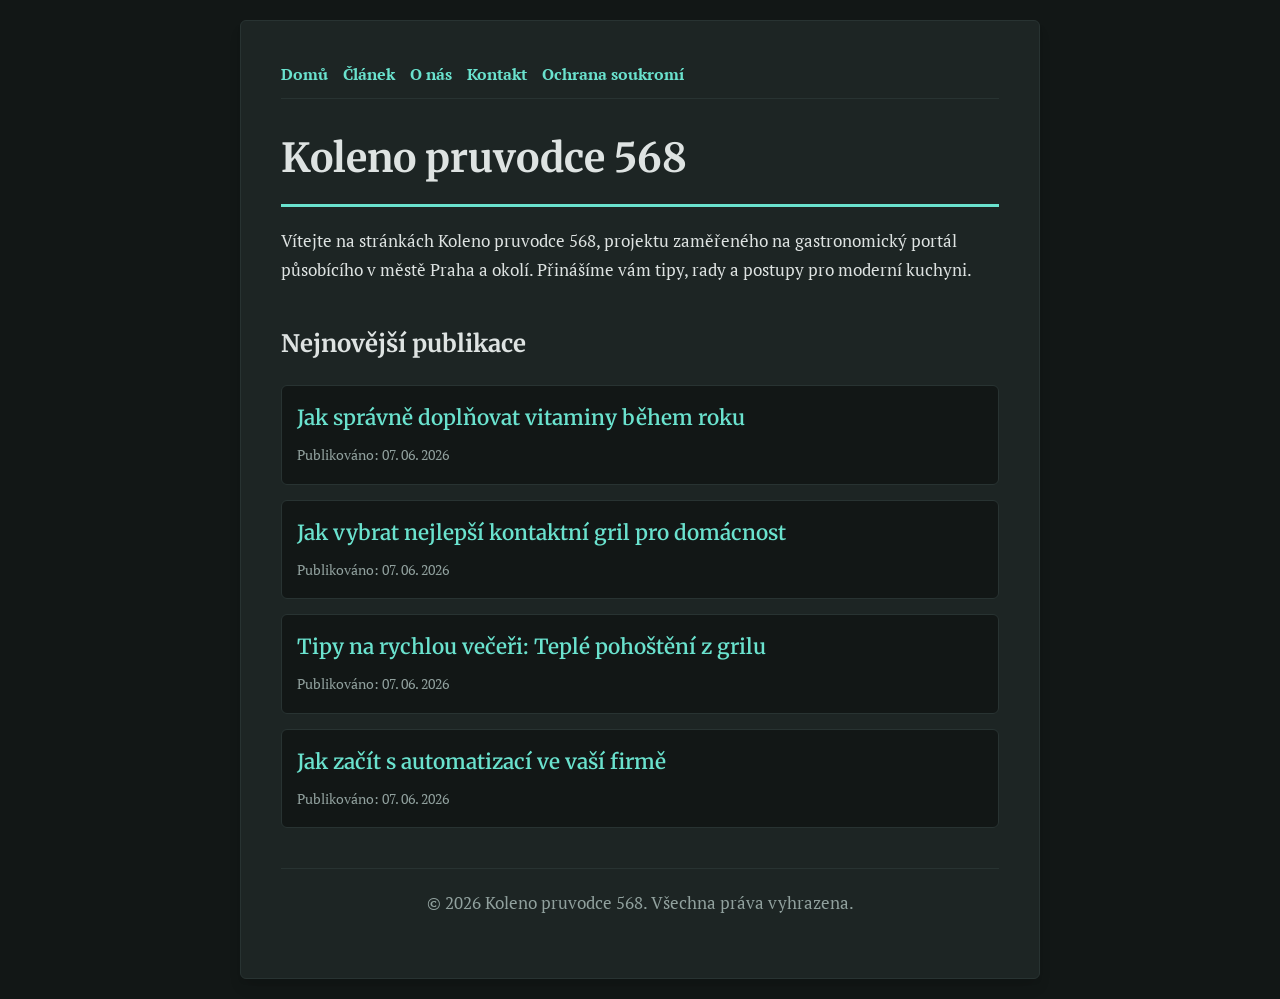
<file: index.html>
<!DOCTYPE html>
<html lang="cs">
<head>
    <meta charset="UTF-8">
    <meta name="viewport" content="width=device-width, initial-scale=1.0">
    <title>Koleno pruvodce 568 | Gastronomický portál - Praha</title>
    <meta name="description" content="Vítejte na stránkách Koleno pruvodce 568, projektu zaměřeného na gastronomický portál působícího v městě Praha a okolí. Přinášíme vám tipy, rady a postupy pro moderní kuchyni.">
    <meta name="geo.region" content="CZ" />
    <meta name="geo.placename" content="Praha" />
    <meta name="geo.position" content="50.0755;14.4378" />
    <meta name="ICBM" content="50.0755, 14.4378" />
    <link rel="stylesheet" href="style.css">
    <script type="application/ld+json">
{
  "@context": "https://schema.org",
  "@type": "LocalBusiness",
  "name": "Koleno pruvodce 568",
  "url": "https://koleno-pruvodce-568.github.io",
  "telephone": "+420 222 555 123",
  "address": {
    "@type": "PostalAddress",
    "addressLocality": "Praha",
    "addressRegion": "Praha",
    "postalCode": "110 00",
    "addressCountry": "CZ"
  },
  "geo": {
    "@type": "GeoCoordinates",
    "latitude": 50.0755,
    "longitude": 14.4378
  }
}
</script>
</head>
<body>
    
        <div class="container" style="max-width: 800px;">
            <nav style="display: flex; gap: 15px; margin-bottom: 25px; border-bottom: 1px solid var(--border-color); padding-bottom: 10px; overflow-x: auto; flex-wrap: wrap;">
            <a href="index.html">Domů</a>
            <a href="jak-spravne-doplnovat-vitaminy-behem-roku.html">Článek</a>
            <a href="about.html">O nás</a>
            <a href="contact.html">Kontakt</a>
            <a href="privacy.html">Ochrana soukromí</a>
        </nav>
            <h1>Koleno pruvodce 568</h1>
            <p>Vítejte na stránkách Koleno pruvodce 568, projektu zaměřeného na gastronomický portál působícího v městě Praha a okolí. Přinášíme vám tipy, rady a postupy pro moderní kuchyni.</p>
            <h2 style="margin-top: 40px;">Nejnovější publikace</h2>
            <ul style="list-style-type: none; padding-left: 0;">
                <li style="background: var(--bg-color); padding: 15px; border-radius: var(--border-radius); border: 1px solid var(--border-color); margin-bottom: 15px;">
                <h3 style="margin-bottom: 5px; font-size: 1.3rem;"><a href="jak-spravne-doplnovat-vitaminy-behem-roku.html">Jak správně doplňovat vitaminy během roku</a></h3>
                <span style="font-size:0.85rem; color: var(--muted-text)">Publikováno: 07. 06. 2026</span>
            </li>
<li style="background: var(--bg-color); padding: 15px; border-radius: var(--border-radius); border: 1px solid var(--border-color); margin-bottom: 15px;">
                <h3 style="margin-bottom: 5px; font-size: 1.3rem;"><a href="jak-vybrat-nejlepsi-kontaktni-gril-pro-domacnost.html">Jak vybrat nejlepší kontaktní gril pro domácnost</a></h3>
                <span style="font-size:0.85rem; color: var(--muted-text)">Publikováno: 07. 06. 2026</span>
            </li>
<li style="background: var(--bg-color); padding: 15px; border-radius: var(--border-radius); border: 1px solid var(--border-color); margin-bottom: 15px;">
                <h3 style="margin-bottom: 5px; font-size: 1.3rem;"><a href="tipy-na-rychlou-veceri-teple-pohosteni-z-grilu.html">Tipy na rychlou večeři: Teplé pohoštění z grilu</a></h3>
                <span style="font-size:0.85rem; color: var(--muted-text)">Publikováno: 07. 06. 2026</span>
            </li>
<li style="background: var(--bg-color); padding: 15px; border-radius: var(--border-radius); border: 1px solid var(--border-color); margin-bottom: 15px;">
                <h3 style="margin-bottom: 5px; font-size: 1.3rem;"><a href="jak-zacit-s-automatizaci-ve-vasi-firme.html">Jak začít s automatizací ve vaší firmě</a></h3>
                <span style="font-size:0.85rem; color: var(--muted-text)">Publikováno: 07. 06. 2026</span>
            </li>

            </ul>
            <footer>
                <p>&copy; 2026 Koleno pruvodce 568. Všechna práva vyhrazena.</p>
            </footer>
        </div>
        
</body>
</html>
</file>
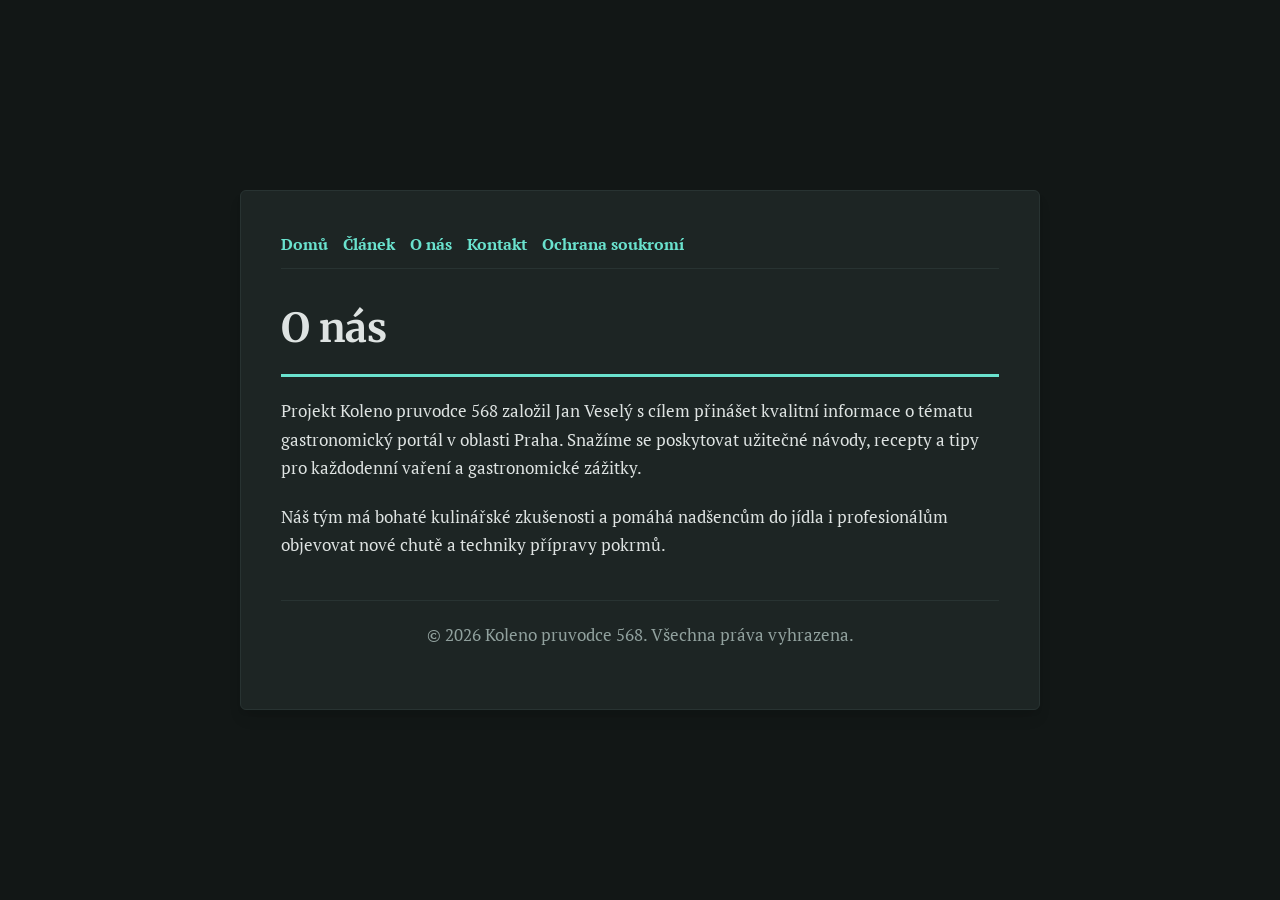
<file: about.html>
<!DOCTYPE html>
<html lang="cs">
<head>
    <meta charset="UTF-8">
    <meta name="viewport" content="width=device-width, initial-scale=1.0">
    <title>O nás | Koleno pruvodce 568</title>
    <meta name="description" content="Projekt Koleno pruvodce 568 založil Jan Veselý s cílem přinášet kvalitní informace o tématu gastronomický portál v oblasti Praha. Snažíme se poskytovat užitečné návody, recepty a tipy pro každodenní vaření a gastronomické zážitky.">
    <meta name="geo.region" content="CZ" />
    <meta name="geo.placename" content="Praha" />
    <meta name="geo.position" content="50.0755;14.4378" />
    <meta name="ICBM" content="50.0755, 14.4378" />
    <link rel="stylesheet" href="style.css">
</head>
<body>
    
        <div class="container" style="max-width: 800px;">
            <nav style="display: flex; gap: 15px; margin-bottom: 25px; border-bottom: 1px solid var(--border-color); padding-bottom: 10px; overflow-x: auto; flex-wrap: wrap;">
            <a href="index.html">Domů</a>
            <a href="jak-spravne-doplnovat-vitaminy-behem-roku.html">Článek</a>
            <a href="about.html">O nás</a>
            <a href="contact.html">Kontakt</a>
            <a href="privacy.html">Ochrana soukromí</a>
        </nav>
            <h1>O nás</h1>
            <p>Projekt Koleno pruvodce 568 založil Jan Veselý s cílem přinášet kvalitní informace o tématu gastronomický portál v oblasti Praha. Snažíme se poskytovat užitečné návody, recepty a tipy pro každodenní vaření a gastronomické zážitky.</p>
            <p>Náš tým má bohaté kulinářské zkušenosti a pomáhá nadšencům do jídla i profesionálům objevovat nové chutě a techniky přípravy pokrmů.</p>
            <footer>
                <p>&copy; 2026 Koleno pruvodce 568. Všechna práva vyhrazena.</p>
            </footer>
        </div>
        
</body>
</html>
</file>
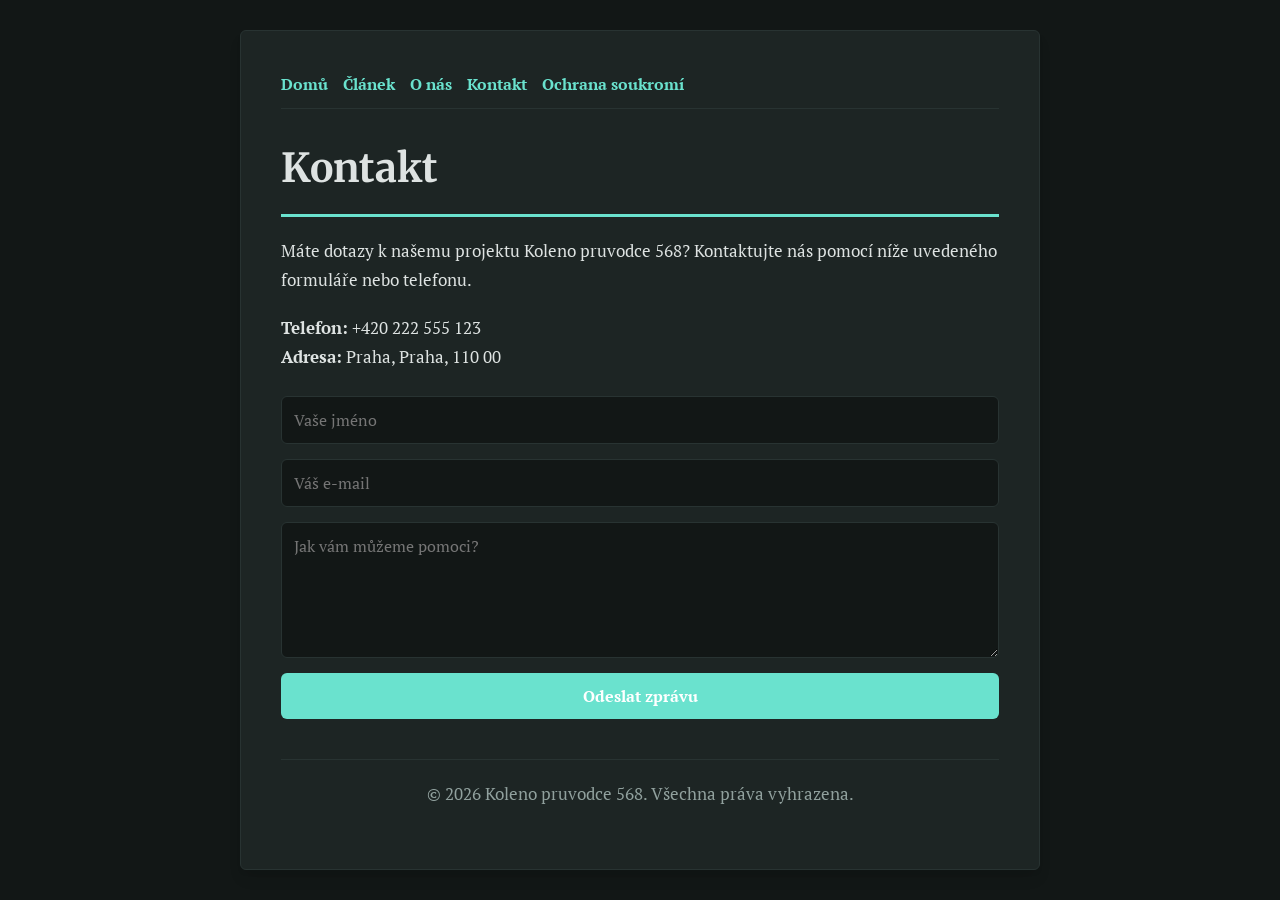
<file: contact.html>
<!DOCTYPE html>
<html lang="cs">
<head>
    <meta charset="UTF-8">
    <meta name="viewport" content="width=device-width, initial-scale=1.0">
    <title>Kontakt | Koleno pruvodce 568</title>
    <meta name="description" content="Máte dotazy k našemu projektu Koleno pruvodce 568? Kontaktujte nás pomocí níže uvedeného formuláře nebo telefonu.">
    <meta name="geo.region" content="CZ" />
    <meta name="geo.placename" content="Praha" />
    <meta name="geo.position" content="50.0755;14.4378" />
    <meta name="ICBM" content="50.0755, 14.4378" />
    <link rel="stylesheet" href="style.css">
</head>
<body>
    
        <div class="container" style="max-width: 800px;">
            <nav style="display: flex; gap: 15px; margin-bottom: 25px; border-bottom: 1px solid var(--border-color); padding-bottom: 10px; overflow-x: auto; flex-wrap: wrap;">
            <a href="index.html">Domů</a>
            <a href="jak-spravne-doplnovat-vitaminy-behem-roku.html">Článek</a>
            <a href="about.html">O nás</a>
            <a href="contact.html">Kontakt</a>
            <a href="privacy.html">Ochrana soukromí</a>
        </nav>
            <h1>Kontakt</h1>
            <p>Máte dotazy k našemu projektu Koleno pruvodce 568? Kontaktujte nás pomocí níže uvedeného formuláře nebo telefonu.</p>
            <p><strong>Telefon:</strong> +420 222 555 123<br><strong>Adresa:</strong> Praha, Praha, 110 00</p>
            <form action="https://formspree.io/f/placeholder" method="POST">
                <input type="text" name="name" placeholder="Vaše jméno" required>
                <input type="email" name="email" placeholder="Váš e-mail" required>
                <textarea name="message" placeholder="Jak vám můžeme pomoci?" rows="5" required></textarea>
                <button type="submit">Odeslat zprávu</button>
            </form>
            <footer>
                <p>&copy; 2026 Koleno pruvodce 568. Všechna práva vyhrazena.</p>
            </footer>
        </div>
        
</body>
</html>
</file>
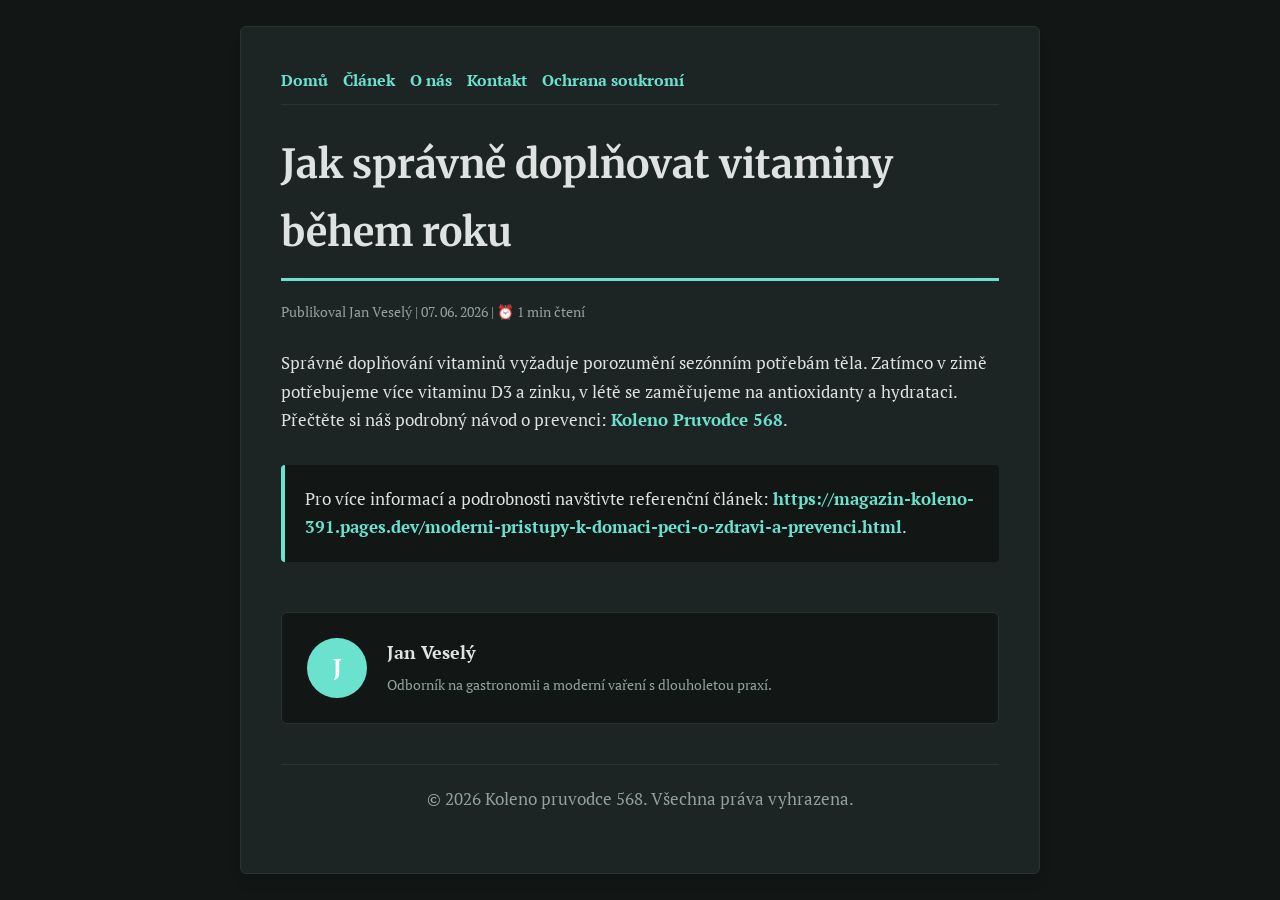
<file: jak-spravne-doplnovat-vitaminy-behem-roku.html>
<!DOCTYPE html>
<html lang="cs">
<head>
    <meta charset="UTF-8">
    <meta name="viewport" content="width=device-width, initial-scale=1.0">
    <title>Jak správně doplňovat vitaminy během roku - Koleno pruvodce 568</title>
    <meta name="description" content="Jak správně doplňovat vitaminy během roku">
    <meta name="geo.region" content="CZ" />
    <meta name="geo.placename" content="Praha" />
    <meta name="geo.position" content="50.0755;14.4378" />
    <meta name="ICBM" content="50.0755, 14.4378" />
    <link rel="stylesheet" href="style.css">
</head>
<body>
    
            <div class="container" style="max-width: 800px;">
                <nav style="display: flex; gap: 15px; margin-bottom: 25px; border-bottom: 1px solid var(--border-color); padding-bottom: 10px; overflow-x: auto; flex-wrap: wrap;">
            <a href="index.html">Domů</a>
            <a href="jak-spravne-doplnovat-vitaminy-behem-roku.html">Článek</a>
            <a href="about.html">O nás</a>
            <a href="contact.html">Kontakt</a>
            <a href="privacy.html">Ochrana soukromí</a>
        </nav>
                <h1>Jak správně doplňovat vitaminy během roku</h1>
                <div style="font-size:0.85rem; color: var(--muted-text); margin-bottom: 25px;">
                    Publikoval Jan Veselý | 07. 06. 2026 | ⏰ 1 min čtení
                </div>
                <article style="margin-top: 20px;">
                    <p>Správné doplňování vitaminů vyžaduje porozumění sezónním potřebám těla. Zatímco v zimě potřebujeme více vitaminu D3 a zinku, v létě se zaměřujeme na antioxidanty a hydrataci. Přečtěte si náš podrobný návod o prevenci: <a href="https://magazin-koleno-391.pages.dev/moderni-pristupy-k-domaci-peci-o-zdravi-a-prevenci.html">Koleno Pruvodce 568</a>.</p>
                    <div class="link-resource" style="margin-top: 30px; padding: 20px; border-left: 4px solid var(--primary-color); background: var(--bg-color); border-radius: 4px;"><p style="margin: 0;">Pro více informací a podrobnosti navštivte referenční článek: <strong><a href="https://magazin-koleno-391.pages.dev/moderni-pristupy-k-domaci-peci-o-zdravi-a-prevenci.html">https://magazin-koleno-391.pages.dev/moderni-pristupy-k-domaci-peci-o-zdravi-a-prevenci.html</a></strong>.</p></div>
                </article>
                
            <div class="author-box" style="margin-top: 50px; padding: 25px; background: var(--bg-color); border: 1px solid var(--border-color); border-radius: var(--border-radius); display: flex; gap: 20px; align-items: center;">
                <div style="width: 60px; height: 60px; border-radius: 50%; background: var(--primary-color); display: flex; align-items: center; justify-content: center; color: white; font-weight: bold; font-size: 1.5rem;">J</div>
                <div>
                    <h4 style="margin-bottom: 5px; font-weight: bold; font-size: 1.1rem;">Jan Veselý</h4>
                    <p style="margin: 0; font-size: 0.9rem; color: var(--muted-text);">Odborník na gastronomii a moderní vaření s dlouholetou praxí.</p>
                </div>
            </div>
            
                <footer>
                    <p>&copy; 2026 Koleno pruvodce 568. Všechna práva vyhrazena.</p>
                </footer>
            </div>
            
</body>
</html>
</file>
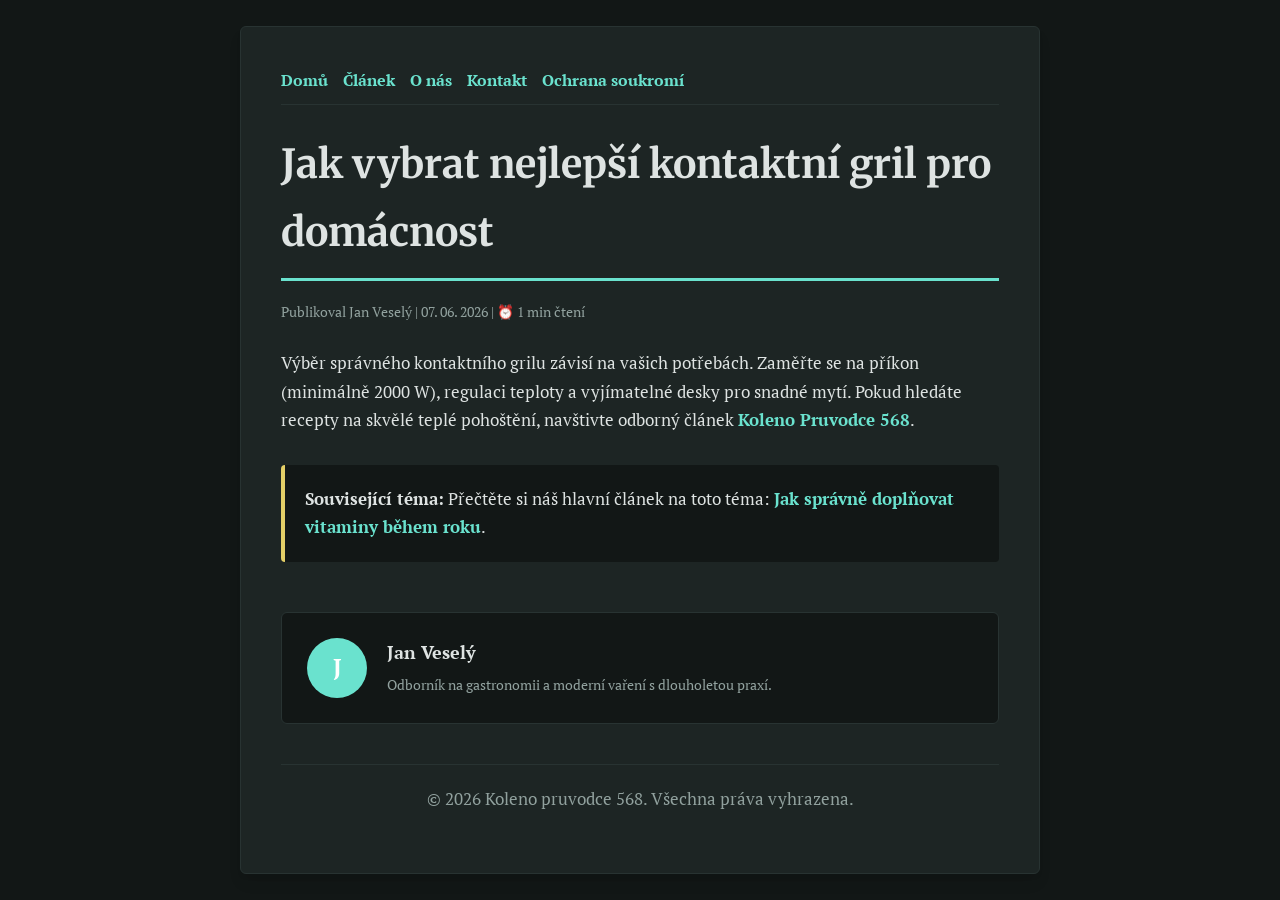
<file: jak-vybrat-nejlepsi-kontaktni-gril-pro-domacnost.html>
<!DOCTYPE html>
<html lang="cs">
<head>
    <meta charset="UTF-8">
    <meta name="viewport" content="width=device-width, initial-scale=1.0">
    <title>Jak vybrat nejlepší kontaktní gril pro domácnost - Koleno pruvodce 568</title>
    <meta name="description" content="Jak vybrat nejlepší kontaktní gril pro domácnost">
    <meta name="geo.region" content="CZ" />
    <meta name="geo.placename" content="Praha" />
    <meta name="geo.position" content="50.0755;14.4378" />
    <meta name="ICBM" content="50.0755, 14.4378" />
    <link rel="stylesheet" href="style.css">
</head>
<body>
    
            <div class="container" style="max-width: 800px;">
                <nav style="display: flex; gap: 15px; margin-bottom: 25px; border-bottom: 1px solid var(--border-color); padding-bottom: 10px; overflow-x: auto; flex-wrap: wrap;">
            <a href="index.html">Domů</a>
            <a href="jak-spravne-doplnovat-vitaminy-behem-roku.html">Článek</a>
            <a href="about.html">O nás</a>
            <a href="contact.html">Kontakt</a>
            <a href="privacy.html">Ochrana soukromí</a>
        </nav>
                <h1>Jak vybrat nejlepší kontaktní gril pro domácnost</h1>
                <div style="font-size:0.85rem; color: var(--muted-text); margin-bottom: 25px;">
                    Publikoval Jan Veselý | 07. 06. 2026 | ⏰ 1 min čtení
                </div>
                <article style="margin-top: 20px;">
                    <p>Výběr správného kontaktního grilu závisí na vašich potřebách. Zaměřte se na příkon (minimálně 2000 W), regulaci teploty a vyjímatelné desky pro snadné mytí. Pokud hledáte recepty na skvělé teplé pohoštění, navštivte odborný článek <a href="https://magazin-koleno-391.pages.dev/moderni-pristupy-k-domaci-peci-o-zdravi-a-prevenci.html">Koleno Pruvodce 568</a>.</p>
                    <div class="link-resource" style="margin-top: 30px; padding: 20px; border-left: 4px solid var(--accent-color); background: var(--bg-color); border-radius: 4px;"><p style="margin: 0;"><strong>Související téma:</strong> Přečtěte si náš hlavní článek na toto téma: <a href="jak-spravne-doplnovat-vitaminy-behem-roku.html">Jak správně doplňovat vitaminy během roku</a>.</p></div>
                </article>
                
            <div class="author-box" style="margin-top: 50px; padding: 25px; background: var(--bg-color); border: 1px solid var(--border-color); border-radius: var(--border-radius); display: flex; gap: 20px; align-items: center;">
                <div style="width: 60px; height: 60px; border-radius: 50%; background: var(--primary-color); display: flex; align-items: center; justify-content: center; color: white; font-weight: bold; font-size: 1.5rem;">J</div>
                <div>
                    <h4 style="margin-bottom: 5px; font-weight: bold; font-size: 1.1rem;">Jan Veselý</h4>
                    <p style="margin: 0; font-size: 0.9rem; color: var(--muted-text);">Odborník na gastronomii a moderní vaření s dlouholetou praxí.</p>
                </div>
            </div>
            
                <footer>
                    <p>&copy; 2026 Koleno pruvodce 568. Všechna práva vyhrazena.</p>
                </footer>
            </div>
            
</body>
</html>
</file>
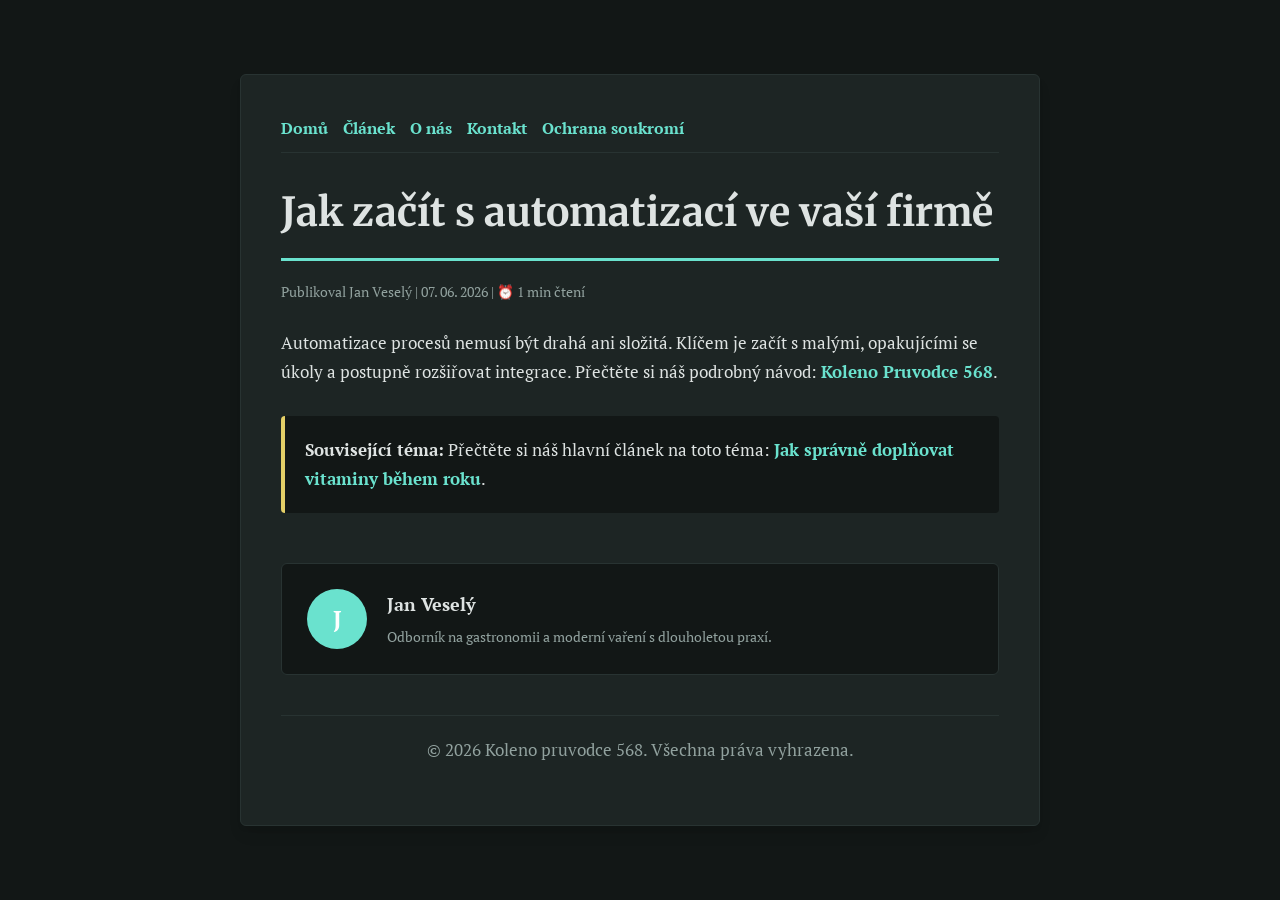
<file: jak-zacit-s-automatizaci-ve-vasi-firme.html>
<!DOCTYPE html>
<html lang="cs">
<head>
    <meta charset="UTF-8">
    <meta name="viewport" content="width=device-width, initial-scale=1.0">
    <title>Jak začít s automatizací ve vaší firmě - Koleno pruvodce 568</title>
    <meta name="description" content="Jak začít s automatizací ve vaší firmě">
    <meta name="geo.region" content="CZ" />
    <meta name="geo.placename" content="Praha" />
    <meta name="geo.position" content="50.0755;14.4378" />
    <meta name="ICBM" content="50.0755, 14.4378" />
    <link rel="stylesheet" href="style.css">
</head>
<body>
    
            <div class="container" style="max-width: 800px;">
                <nav style="display: flex; gap: 15px; margin-bottom: 25px; border-bottom: 1px solid var(--border-color); padding-bottom: 10px; overflow-x: auto; flex-wrap: wrap;">
            <a href="index.html">Domů</a>
            <a href="jak-spravne-doplnovat-vitaminy-behem-roku.html">Článek</a>
            <a href="about.html">O nás</a>
            <a href="contact.html">Kontakt</a>
            <a href="privacy.html">Ochrana soukromí</a>
        </nav>
                <h1>Jak začít s automatizací ve vaší firmě</h1>
                <div style="font-size:0.85rem; color: var(--muted-text); margin-bottom: 25px;">
                    Publikoval Jan Veselý | 07. 06. 2026 | ⏰ 1 min čtení
                </div>
                <article style="margin-top: 20px;">
                    <p>Automatizace procesů nemusí být drahá ani složitá. Klíčem je začít s malými, opakujícími se úkoly a postupně rozšiřovat integrace. Přečtěte si náš podrobný návod: <a href="https://magazin-koleno-391.pages.dev/moderni-pristupy-k-domaci-peci-o-zdravi-a-prevenci.html">Koleno Pruvodce 568</a>.</p>
                    <div class="link-resource" style="margin-top: 30px; padding: 20px; border-left: 4px solid var(--accent-color); background: var(--bg-color); border-radius: 4px;"><p style="margin: 0;"><strong>Související téma:</strong> Přečtěte si náš hlavní článek na toto téma: <a href="jak-spravne-doplnovat-vitaminy-behem-roku.html">Jak správně doplňovat vitaminy během roku</a>.</p></div>
                </article>
                
            <div class="author-box" style="margin-top: 50px; padding: 25px; background: var(--bg-color); border: 1px solid var(--border-color); border-radius: var(--border-radius); display: flex; gap: 20px; align-items: center;">
                <div style="width: 60px; height: 60px; border-radius: 50%; background: var(--primary-color); display: flex; align-items: center; justify-content: center; color: white; font-weight: bold; font-size: 1.5rem;">J</div>
                <div>
                    <h4 style="margin-bottom: 5px; font-weight: bold; font-size: 1.1rem;">Jan Veselý</h4>
                    <p style="margin: 0; font-size: 0.9rem; color: var(--muted-text);">Odborník na gastronomii a moderní vaření s dlouholetou praxí.</p>
                </div>
            </div>
            
                <footer>
                    <p>&copy; 2026 Koleno pruvodce 568. Všechna práva vyhrazena.</p>
                </footer>
            </div>
            
</body>
</html>
</file>
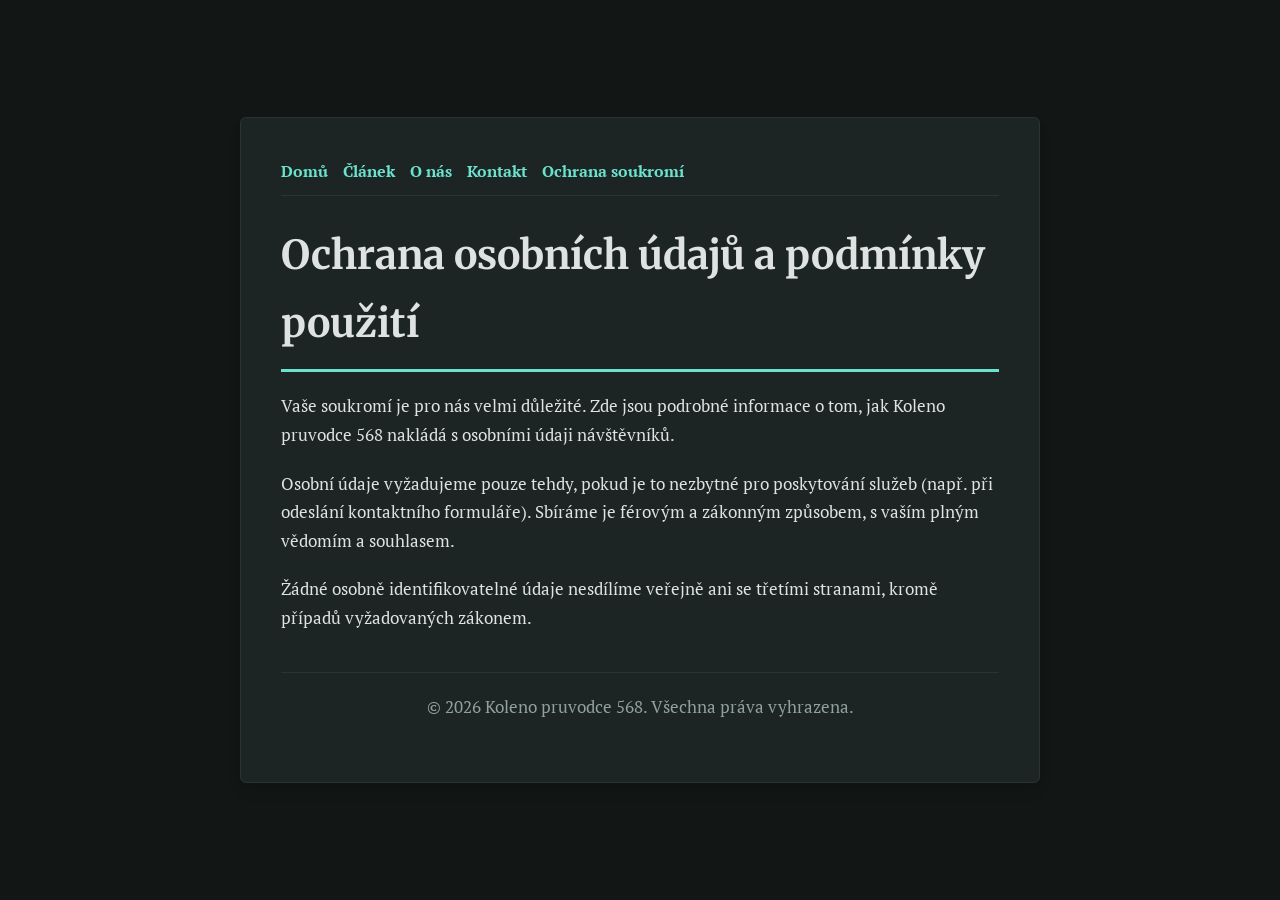
<file: privacy.html>
<!DOCTYPE html>
<html lang="cs">
<head>
    <meta charset="UTF-8">
    <meta name="viewport" content="width=device-width, initial-scale=1.0">
    <title>Ochrana osobních údajů a podmínky použití - Koleno pruvodce 568</title>
    <meta name="description" content="Vaše soukromí je pro nás velmi důležité. Zde jsou podrobné informace o tom, jak Koleno pruvodce 568 nakládá s osobními údaji návštěvníků.">
    <meta name="geo.region" content="CZ" />
    <meta name="geo.placename" content="Praha" />
    <meta name="geo.position" content="50.0755;14.4378" />
    <meta name="ICBM" content="50.0755, 14.4378" />
    <link rel="stylesheet" href="style.css">
</head>
<body>
    
        <div class="container" style="max-width: 800px;">
            <nav style="display: flex; gap: 15px; margin-bottom: 25px; border-bottom: 1px solid var(--border-color); padding-bottom: 10px; overflow-x: auto; flex-wrap: wrap;">
            <a href="index.html">Domů</a>
            <a href="jak-spravne-doplnovat-vitaminy-behem-roku.html">Článek</a>
            <a href="about.html">O nás</a>
            <a href="contact.html">Kontakt</a>
            <a href="privacy.html">Ochrana soukromí</a>
        </nav>
            <h1>Ochrana osobních údajů a podmínky použití</h1>
            <p>Vaše soukromí je pro nás velmi důležité. Zde jsou podrobné informace o tom, jak Koleno pruvodce 568 nakládá s osobními údaji návštěvníků.</p>
            <p>Osobní údaje vyžadujeme pouze tehdy, pokud je to nezbytné pro poskytování služeb (např. při odeslání kontaktního formuláře). Sbíráme je férovým a zákonným způsobem, s vaším plným vědomím a souhlasem.</p>
            <p>Žádné osobně identifikovatelné údaje nesdílíme veřejně ani se třetími stranami, kromě případů vyžadovaných zákonem.</p>
            <footer>
                <p>&copy; 2026 Koleno pruvodce 568. Všechna práva vyhrazena.</p>
            </footer>
        </div>
        
</body>
</html>
</file>
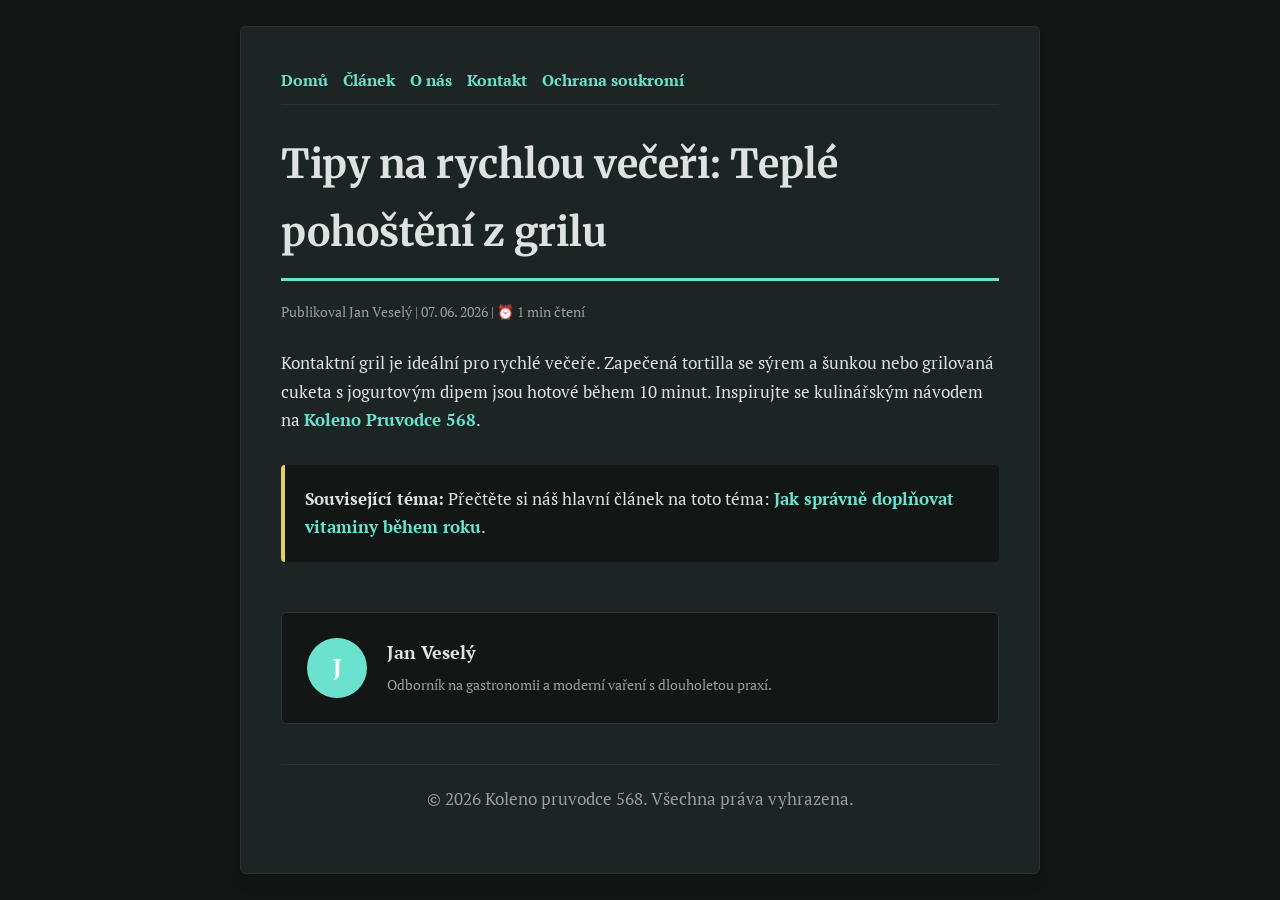
<file: tipy-na-rychlou-veceri-teple-pohosteni-z-grilu.html>
<!DOCTYPE html>
<html lang="cs">
<head>
    <meta charset="UTF-8">
    <meta name="viewport" content="width=device-width, initial-scale=1.0">
    <title>Tipy na rychlou večeři: Teplé pohoštění z grilu - Koleno pruvodce 568</title>
    <meta name="description" content="Tipy na rychlou večeři: Teplé pohoštění z grilu">
    <meta name="geo.region" content="CZ" />
    <meta name="geo.placename" content="Praha" />
    <meta name="geo.position" content="50.0755;14.4378" />
    <meta name="ICBM" content="50.0755, 14.4378" />
    <link rel="stylesheet" href="style.css">
</head>
<body>
    
            <div class="container" style="max-width: 800px;">
                <nav style="display: flex; gap: 15px; margin-bottom: 25px; border-bottom: 1px solid var(--border-color); padding-bottom: 10px; overflow-x: auto; flex-wrap: wrap;">
            <a href="index.html">Domů</a>
            <a href="jak-spravne-doplnovat-vitaminy-behem-roku.html">Článek</a>
            <a href="about.html">O nás</a>
            <a href="contact.html">Kontakt</a>
            <a href="privacy.html">Ochrana soukromí</a>
        </nav>
                <h1>Tipy na rychlou večeři: Teplé pohoštění z grilu</h1>
                <div style="font-size:0.85rem; color: var(--muted-text); margin-bottom: 25px;">
                    Publikoval Jan Veselý | 07. 06. 2026 | ⏰ 1 min čtení
                </div>
                <article style="margin-top: 20px;">
                    <p>Kontaktní gril je ideální pro rychlé večeře. Zapečená tortilla se sýrem a šunkou nebo grilovaná cuketa s jogurtovým dipem jsou hotové během 10 minut. Inspirujte se kulinářským návodem na <a href="https://magazin-koleno-391.pages.dev/moderni-pristupy-k-domaci-peci-o-zdravi-a-prevenci.html">Koleno Pruvodce 568</a>.</p>
                    <div class="link-resource" style="margin-top: 30px; padding: 20px; border-left: 4px solid var(--accent-color); background: var(--bg-color); border-radius: 4px;"><p style="margin: 0;"><strong>Související téma:</strong> Přečtěte si náš hlavní článek na toto téma: <a href="jak-spravne-doplnovat-vitaminy-behem-roku.html">Jak správně doplňovat vitaminy během roku</a>.</p></div>
                </article>
                
            <div class="author-box" style="margin-top: 50px; padding: 25px; background: var(--bg-color); border: 1px solid var(--border-color); border-radius: var(--border-radius); display: flex; gap: 20px; align-items: center;">
                <div style="width: 60px; height: 60px; border-radius: 50%; background: var(--primary-color); display: flex; align-items: center; justify-content: center; color: white; font-weight: bold; font-size: 1.5rem;">J</div>
                <div>
                    <h4 style="margin-bottom: 5px; font-weight: bold; font-size: 1.1rem;">Jan Veselý</h4>
                    <p style="margin: 0; font-size: 0.9rem; color: var(--muted-text);">Odborník na gastronomii a moderní vaření s dlouholetou praxí.</p>
                </div>
            </div>
            
                <footer>
                    <p>&copy; 2026 Koleno pruvodce 568. Všechna práva vyhrazena.</p>
                </footer>
            </div>
            
</body>
</html>
</file>
<file: style.css>
@import url('https://fonts.googleapis.com/css2?family=Merriweather:wght@700&family=PT+Serif:wght@400;600&display=swap');

:root {
    --bg-color: hsl(170, 12%, 8%);
    --card-bg: hsl(170, 12%, 13%);
    --text-color: hsl(170, 8%, 88%);
    --muted-text: hsl(170, 8%, 60%);
    --primary-color: hsl(170, 67%, 65%);
    --accent-color: hsl(50, 70%, 65%);
    --border-color: hsl(170, 12%, 18%);
    --border-radius: 6px;
    --shadow: 0 10px 15px -3px rgba(0, 0, 0, 0.1), 0 4px 6px -2px rgba(0, 0, 0, 0.05);
    --font-headline: 'Merriweather', sans-serif;
    --font-body: 'PT Serif', sans-serif;
}

* {
    box-sizing: border-box;
    margin: 0;
    padding: 0;
}

body {
    background-color: var(--bg-color);
    color: var(--text-color);
    font-family: var(--font-body);
    line-height: 1.7;
    padding: 20px;
    display: flex;
    justify-content: center;
    min-height: 100vh;
}

a {
    color: var(--primary-color);
    text-decoration: none;
    font-weight: 600;
    transition: color 0.2s ease;
}

a:hover {
    color: var(--accent-color);
    text-decoration: underline;
}

.container {
    width: 100%;
    max-width: 900px;
    background: var(--card-bg);
    border: 1px solid var(--border-color);
    border-radius: var(--border-radius);
    padding: 40px;
    box-shadow: var(--shadow);
    margin: auto;
}

h1, h2, h3 {
    font-family: var(--font-headline);
    margin-bottom: 20px;
    color: var(--text-color);
}

h1 {
    font-size: 2.5rem;
    border-bottom: 3px solid var(--primary-color);
    padding-bottom: 12px;
}

p {
    margin-bottom: 20px;
    font-size: 1.05rem;
}

ul {
    margin-bottom: 20px;
    padding-left: 20px;
}

li {
    margin-bottom: 8px;
}

form {
    display: flex;
    flex-direction: column;
    gap: 15px;
    margin-top: 25px;
}

input, textarea, button {
    padding: 12px;
    border: 1px solid var(--border-color);
    border-radius: var(--border-radius);
    font-family: var(--font-body);
    font-size: 1rem;
    background: var(--bg-color);
    color: var(--text-color);
}

button {
    background: var(--primary-color);
    color: white;
    font-weight: 600;
    border: none;
    cursor: pointer;
    transition: background 0.2s ease;
}

button:hover {
    background: var(--accent-color);
}

footer {
    margin-top: 40px;
    border-top: 1px solid var(--border-color);
    padding-top: 20px;
    font-size: 0.9rem;
    color: var(--muted-text);
    text-align: center;
}
</file>
